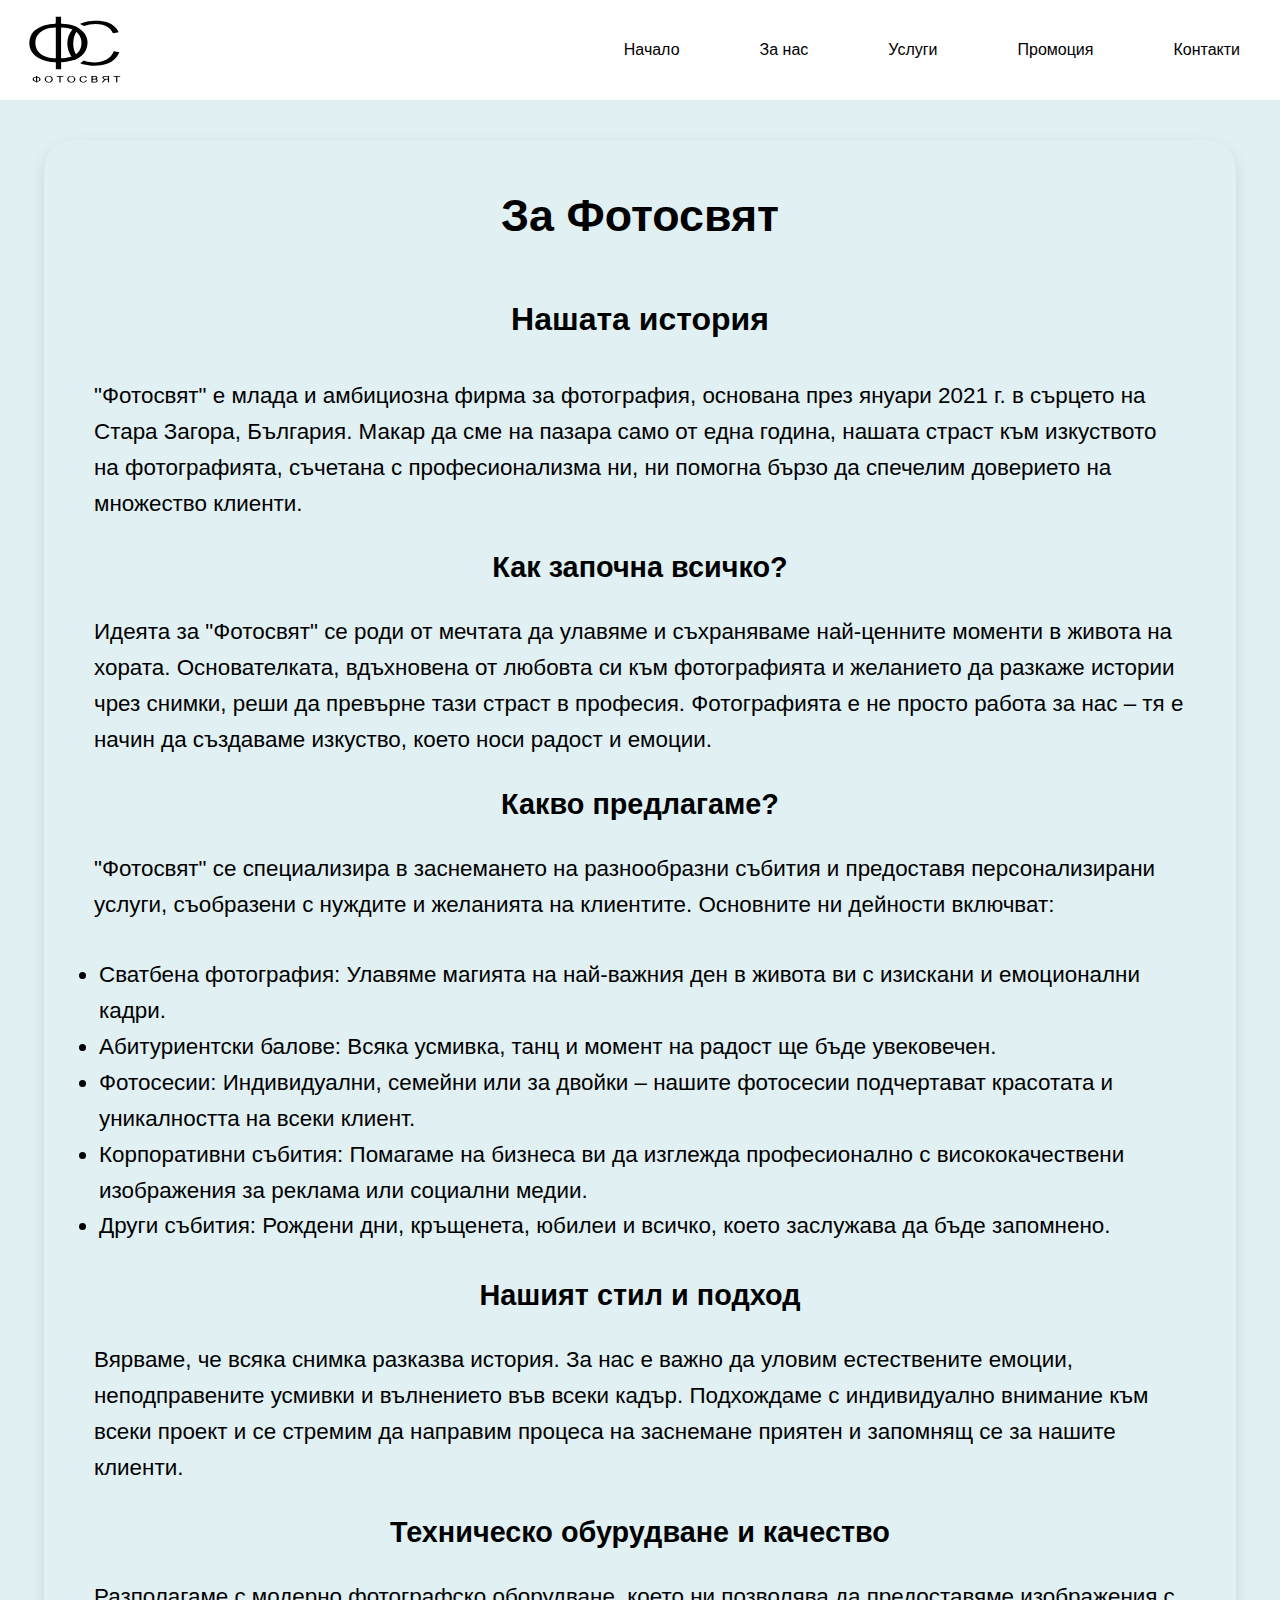
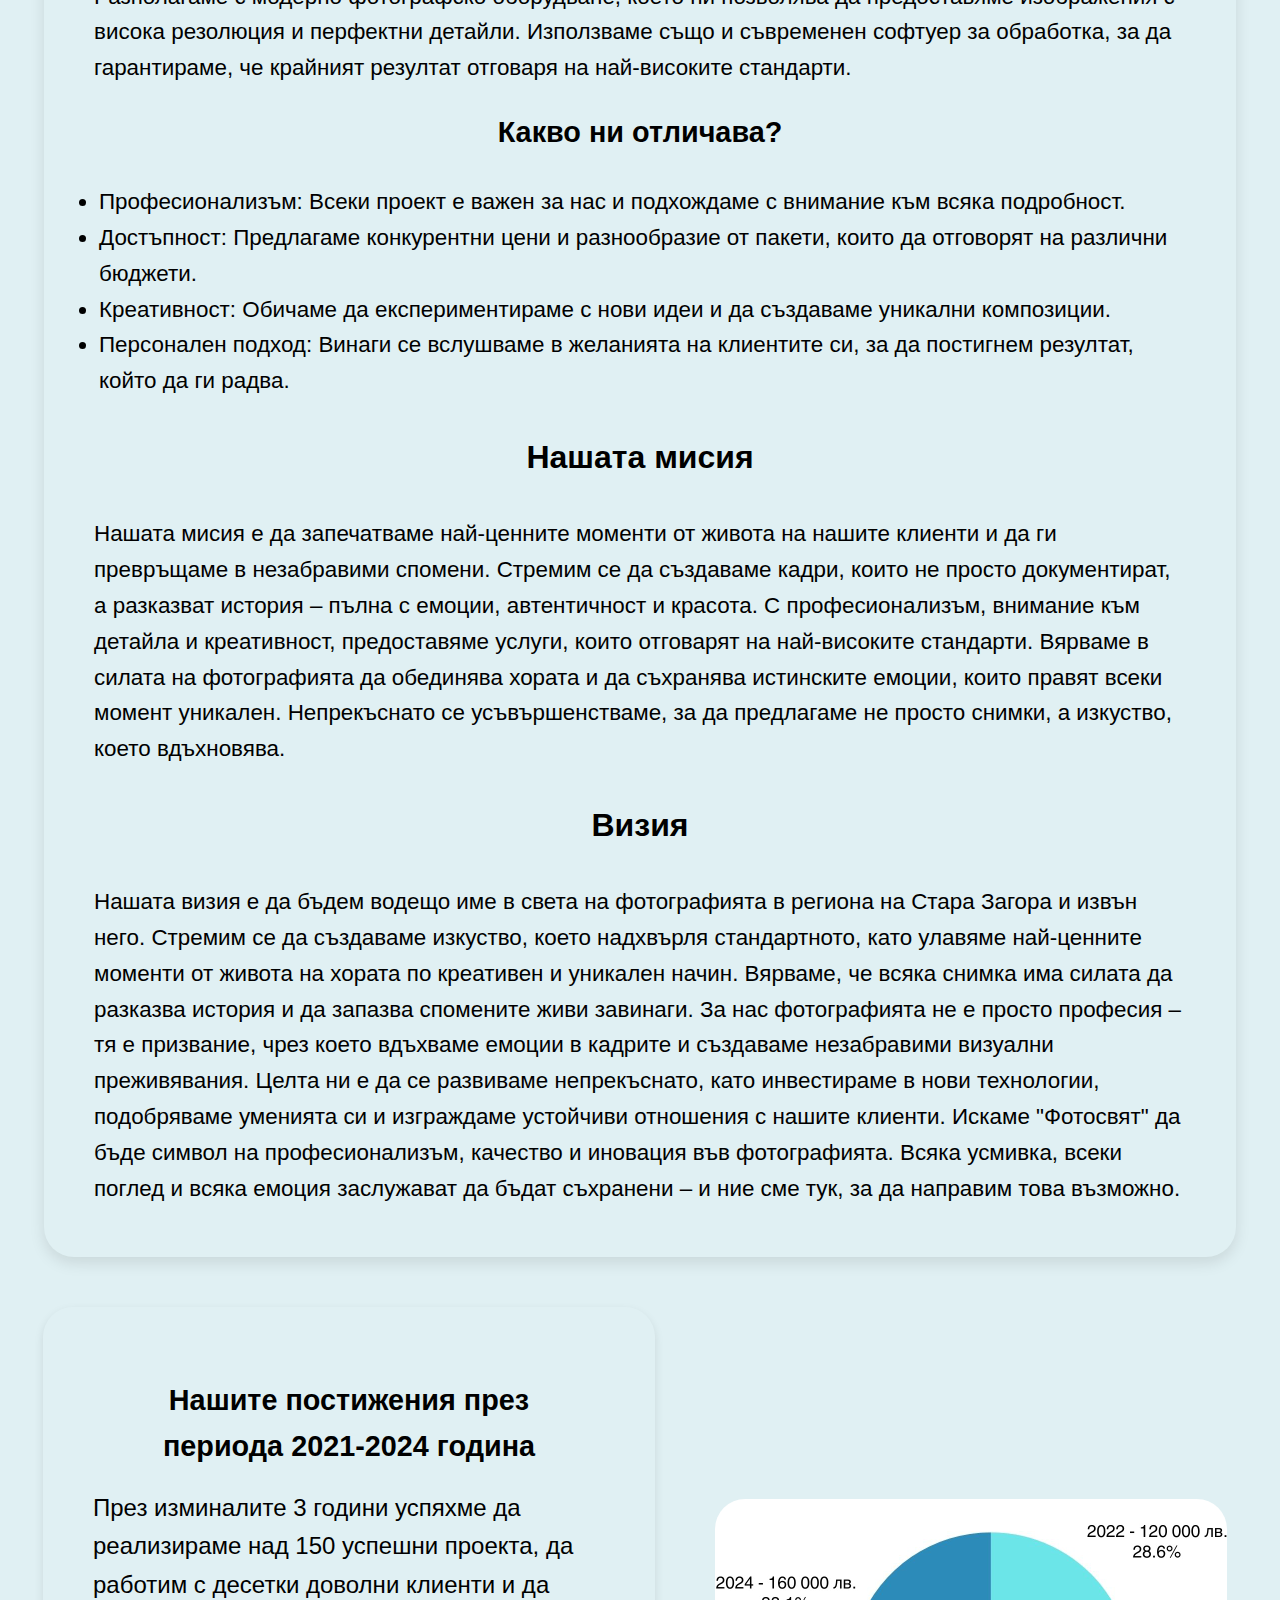
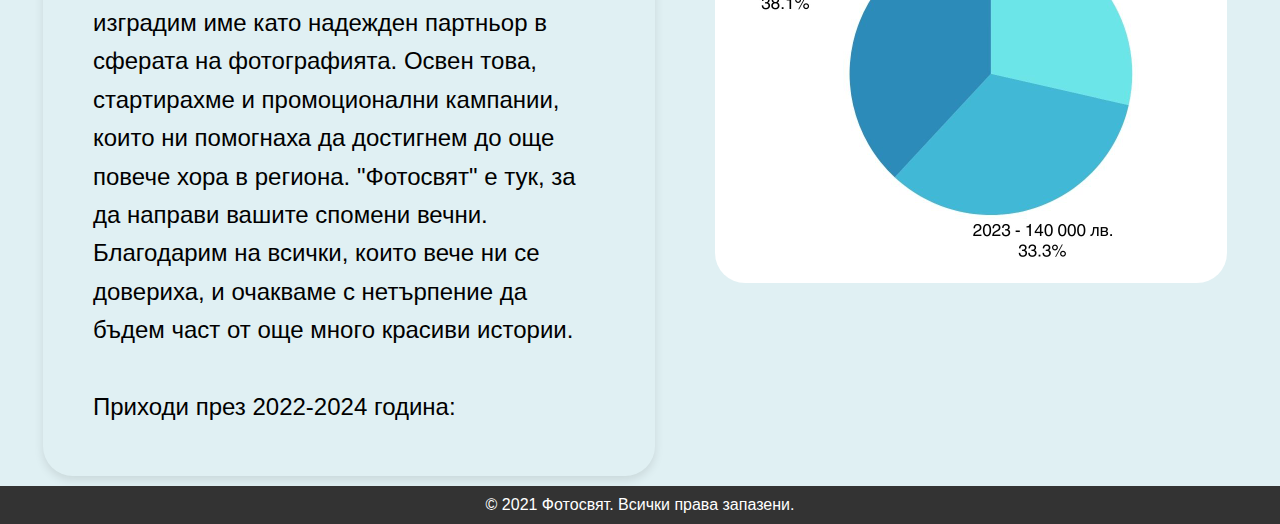
<file: about_us.html>
<!DOCTYPE html>
<html lang="bg">
<head>
    <meta charset="UTF-8">
    <meta name="viewport" content="width=device-width, initial-scale=1.0">
    <title>Фотосвят - За Нас</title>
    <link rel="stylesheet" href="styles.css">
</head>
<body>
    <header>
        <nav class="nav-main">
            <img src="images/logo.svg" alt="Logo" class="nav-logo">
            <ul class="sidebar" id="sidebar">
                <li tabindex="2" class="close-button" onclick="hideSidebar()"><a><svg xmlns="http://www.w3.org/2000/svg" height="28px" viewBox="0 -960 960 960" width="28px" fill="#000000"><path d="m256-200-56-56 224-224-224-224 56-56 224 224 224-224 56 56-224 224 224 224-56 56-224-224-224 224Z"/></svg></a></li>
                <li><a href="index.html">Начало</a></li>
                <li><a href="about_us.html">За нас</a></li>
                <li><a href="our_offers.html">Услуги</a></li>
                <li><a href="promotion.html">Промоция</a></li>
                <li><a href="contact.html">Контакти</a></li>
            </ul>
        </nav>
        <nav class="nav-main">
            <img src="images/logo.svg" loading="lazy" alt="Logo" class="nav-logo">
            <ul>
                <li class="hideOnMobile"><a href="index.html">Начало</a></li>
                <li class="hideOnMobile"><a href="about_us.html">За нас</a></li>
                <li class="hideOnMobile"><a href="our_offers.html">Услуги</a></li>
                <li class="hideOnMobile"><a href="promotion.html">Промоция</a></li>
                <li class="hideOnMobile"><a href="contact.html">Контакти</a></li>
                <li tabindex="1" class="menu-button" onclick="showSidebar()"><a><svg xmlns="http://www.w3.org/2000/svg" height="28px" viewBox="0 -960 960 960" width="28px" fill="#000000"><path d="M120-240v-80h720v80H120Zm0-200v-80h720v80H120Zm0-200v-80h720v80H120Z"/></svg></a></li>
            </ul>
        </nav>
    </header>
    <section id="about-us" class="about-us">
        <div class="about-us-text-box"> 
            <h1>За Фотосвят</h1>
            
            <h2>Нашата история</h2>

            <p>
                "Фотосвят" е млада и амбициозна фирма за фотография, основана през януари 2021 г. в сърцето на Стара Загора, България.
                Макар да сме на пазара само от една година, нашата страст към изкуството на фотографията, съчетана с професионализма ни, 
                ни помогна бързо да спечелим доверието на множество клиенти.
            </p>

            <h3>Как започна всичко?</h3>

            <p>
                Идеята за "Фотосвят" се роди от мечтата да улавяме и съхраняваме най-ценните моменти в живота на хората. 
                Основателката, вдъхновена от любовта си към фотографията и желанието да разкаже истории чрез снимки, реши да превърне тази страст в професия.
                Фотографията е не просто работа за нас – тя е начин да създаваме изкуство, което носи радост и емоции.
            </p>

            <h3>Какво предлагаме?</h3>

            <p>
                "Фотосвят" се специализира в заснемането на разнообразни събития и предоставя персонализирани услуги, съобразени с нуждите и желанията на клиентите. 
                Основните ни дейности включват:
            </p>

            <ul>
                <li>Сватбена фотография: Улавяме магията на най-важния ден в живота ви с изискани и емоционални кадри.</li>
                <li>Абитуриентски балове: Всяка усмивка, танц и момент на радост ще бъде увековечен.</li>
                <li>Фотосесии: Индивидуални, семейни или за двойки – нашите фотосесии подчертават красотата и уникалността на всеки клиент.</li>
                <li>Корпоративни събития: Помагаме на бизнеса ви да изглежда професионално с висококачествени изображения за реклама или социални медии.</li>
                <li>Други събития: Рождени дни, кръщенета, юбилеи и всичко, което заслужава да бъде запомнено.</li>
            </ul>

            <h3>Нашият стил и подход</h3>

            <p>
                Вярваме, че всяка снимка разказва история. За нас е важно да уловим естествените емоции, неподправените усмивки и вълнението във всеки кадър. 
                Подхождаме с индивидуално внимание към всеки проект и се стремим да направим процеса на заснемане приятен и запомнящ се за нашите клиенти.
            </p>

            <h3>Техническо обурудване и качество</h3>

            <p>
                Разполагаме с модерно фотографско оборудване, което ни позволява да предоставяме изображения с висока резолюция и перфектни детайли. 
                Използваме също и съвременен софтуер за обработка, за да гарантираме, че крайният резултат отговаря на най-високите стандарти.
            </p>

            <h3>Какво ни отличава?</h3>
            
            <ul>
                <li>Професионализъм: Всеки проект е важен за нас и подхождаме с внимание към всяка подробност.</li>
                <li>Достъпност: Предлагаме конкурентни цени и разнообразие от пакети, които да отговорят на различни бюджети.</li>
                <li>Креативност: Обичаме да експериментираме с нови идеи и да създаваме уникални композиции.</li>
                <li>Персонален подход: Винаги се вслушваме в желанията на клиентите си, за да постигнем резултат, който да ги радва.</li>
            </ul>

            <h2>Нашата мисия</h2>

            <p>
                Нашата мисия е да запечатваме най-ценните моменти от живота на нашите клиенти и да ги превръщаме в незабравими спомени. 
                Стремим се да създаваме кадри, които не просто документират, а разказват история – пълна с емоции, автентичност и красота. 
                С професионализъм, внимание към детайла и креативност, предоставяме услуги, които отговарят на най-високите стандарти. Вярваме в силата на фотографията да обединява хората и да съхранява истинските емоции, които правят всеки момент уникален.
                Непрекъснато се усъвършенстваме, за да предлагаме не просто снимки, а изкуство, което вдъхновява.
            </p>
      
            <h2>Визия</h2>
            <p>
                Нашата визия е да бъдем водещо име в света на фотографията в региона на Стара Загора и извън него. Стремим се да създаваме изкуство, което надхвърля стандартното, като улавяме най-ценните моменти от живота на хората по креативен и уникален начин.
                Вярваме, че всяка снимка има силата да разказва история и да запазва спомените живи завинаги. За нас фотографията не е просто професия – тя е призвание, чрез което вдъхваме емоции в кадрите и създаваме незабравими визуални преживявания.
                Целта ни е да се развиваме непрекъснато, като инвестираме в нови технологии, подобряваме уменията си и изграждаме устойчиви отношения с нашите клиенти. Искаме "Фотосвят" да бъде символ на професионализъм, качество и иновация във фотографията.
                Всяка усмивка, всеки поглед и всяка емоция заслужават да бъдат съхранени – и ние сме тук, за да направим това възможно.
            </p>
        </div>  
    </section>
    <section class="about-us-statistic">
        <div class="about-us-statistic-box">
            <h2>Нашите постижения през периода 2021-2024 година</h2>
            <p>
                През изминалите 3 години успяхме да реализираме над 150 успешни проекта, да работим с десетки доволни клиенти и да изградим име като надежден партньор в сферата на фотографията. 
                Освен това, стартирахме и промоционални кампании, които ни помогнаха да достигнем до още повече хора в региона.
                "Фотосвят" е тук, за да направи вашите спомени вечни. Благодарим на всички, които вече ни се довериха, и очакваме с нетърпение да бъдем част от още много красиви истории.
            </p>
            <br>
            <p>
                Приходи през 2022-2024 година:
            </p>
        </div>
        <img src="images/income_statistic.jpg" alt="Diagram" class="about-us-diagram" loading="lazy">
    </section>   
    <footer>
        <p>&copy; 2021 Фотосвят. Всички права запазени.</p>
    </footer>
    <script src="script.js"></script>
</body>
</html>
</file>
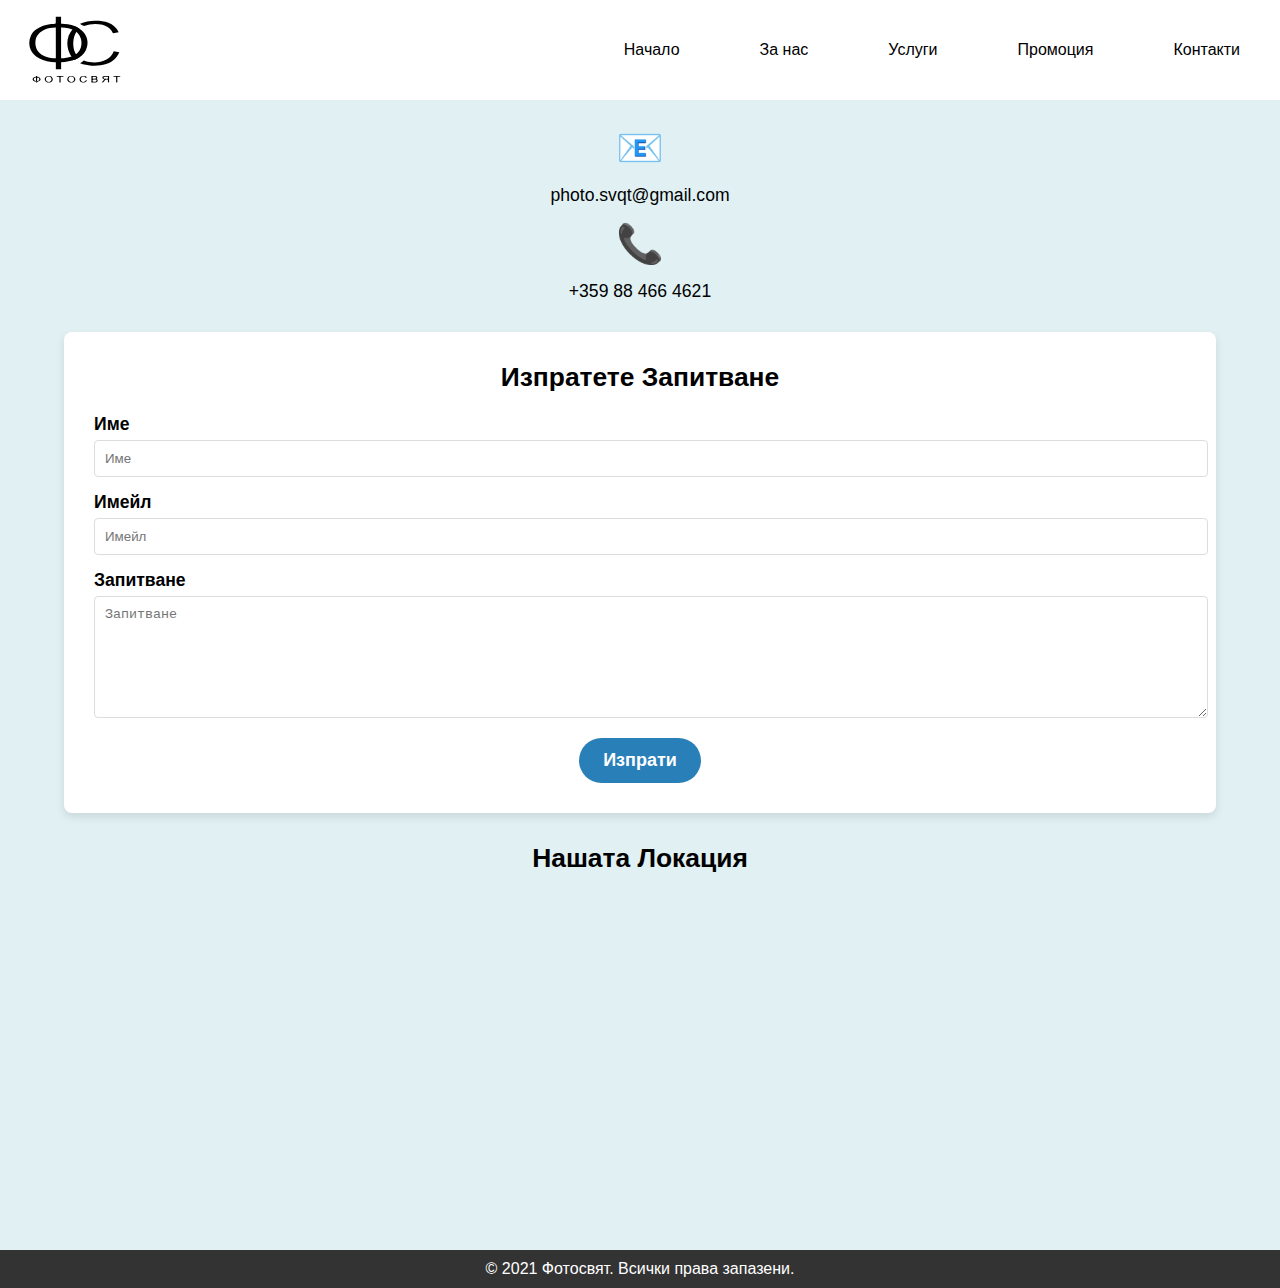
<file: contact.html>
<!DOCTYPE html>
<html lang="bg">
<head>
    <meta charset="UTF-8">
    <meta name="viewport" content="width=device-width, initial-scale=1.0">
    <title>Фотосвят - Контакти</title>
    <link rel="stylesheet" href="styles.css">
</head>
<body>
    <header>
        <nav class="nav-main">
            <img src="images/logo.svg" alt="Logo" class="nav-logo">
            <ul class="sidebar" id="sidebar">

                <li tabindex="2" class="close-button" onclick="hideSidebar()"><a>
                    <svg xmlns="http://www.w3.org/2000/svg" height="28px" viewBox="0 -960 960 960" 
                    width="28px" fill="#000000">
                    <path d="m256-200-56-56 224-224-224-224 56-56 224 224 224-224 56 56-224 224 224 224-56 56-224-224-224 224Z"/>
                </svg></a></li>

                <li><a href="index.html">Начало</a></li>
                <li><a href="about_us.html">За нас</a></li>
                <li><a href="our_offers.html">Услуги</a></li>
                <li><a href="promotion.html">Промоция</a></li>
                <li><a href="contact.html">Контакти</a></li>
            </ul>
        </nav>
        <nav class="nav-main">
            <img src="images/logo.svg" loading="lazy" alt="Logo" class="nav-logo">
            <ul>
                <li class="hideOnMobile"><a href="index.html">Начало</a></li>
                <li class="hideOnMobile"><a href="about_us.html">За нас</a></li>
                <li class="hideOnMobile"><a href="our_offers.html">Услуги</a></li>
                <li class="hideOnMobile"><a href="promotion.html">Промоция</a></li>
                <li class="hideOnMobile"><a href="contact.html">Контакти</a></li>

                <li tabindex="1" class="menu-button" onclick="showSidebar()"><a>
                    <svg xmlns="http://www.w3.org/2000/svg" height="28px" viewBox="0 -960 960 960"
                     width="28px" fill="#000000"><path d="M120-240v-80h720v80H120Zm0-200v-80h720v80H120Zm0-200v-80h720v80H120Z"/>
                    </svg></a></li>
                    
            </ul>
        </nav>
    </header>
    <section class="contact-us">
        <div class="container">
            <div class="contact-info">
                <div class="icon">📧</div>
                <p>photo.svqt@gmail.com</p>
    
                <div class="icon">📞</div>
                <p>+359 88 466 4621</p>
            </div>
    
            <div class="contact-form">
                <h2>Изпратете Запитване</h2>
                <br>
                <form>
                    <div class="form-group">
                        <label for="name">Име</label>
                        <input type="text" id="name" name="name" placeholder="Име" required>
                    </div>
    
                    <div class="form-group">
                        <label for="email">Имейл</label>
                        <input type="email" id="email" name="email" placeholder="Имейл" required>
                    </div>
    
                    <div class="form-group">
                        <label for="message">Запитване</label>
                        <textarea id="message" name="message" placeholder="Запитване" required></textarea>
                    </div>
    
                    <button type="submit" class="button">Изпрати</button>
                </form>
            </div>
    
            <div class="location">
                <h2>Нашата Локация</h2>
                <br>
                <iframe src="https://www.google.com/maps/embed?pb=!1m14!1m12!1m3!1d309.5693584363123!2d25.61652248263222!3d42.4248335007388!2m3!1f0!2f0!3f0!3m2!1i1024!2i768!4f13.1!5e0!3m2!1sbg!2sbg!4v1741099668230!5m2!1sbg!2sbg"
                 style="border:0;" allowfullscreen="" loading="lazy" 
                 referrerpolicy="no-referrer-when-downgrade"></iframe>
            </div>
        </div>
    </section>
    <footer>
        <p>&copy; 2021 Фотосвят. Всички права запазени.</p>
    </footer>
    <script src="script.js"></script>
</body>
</html>
</file>
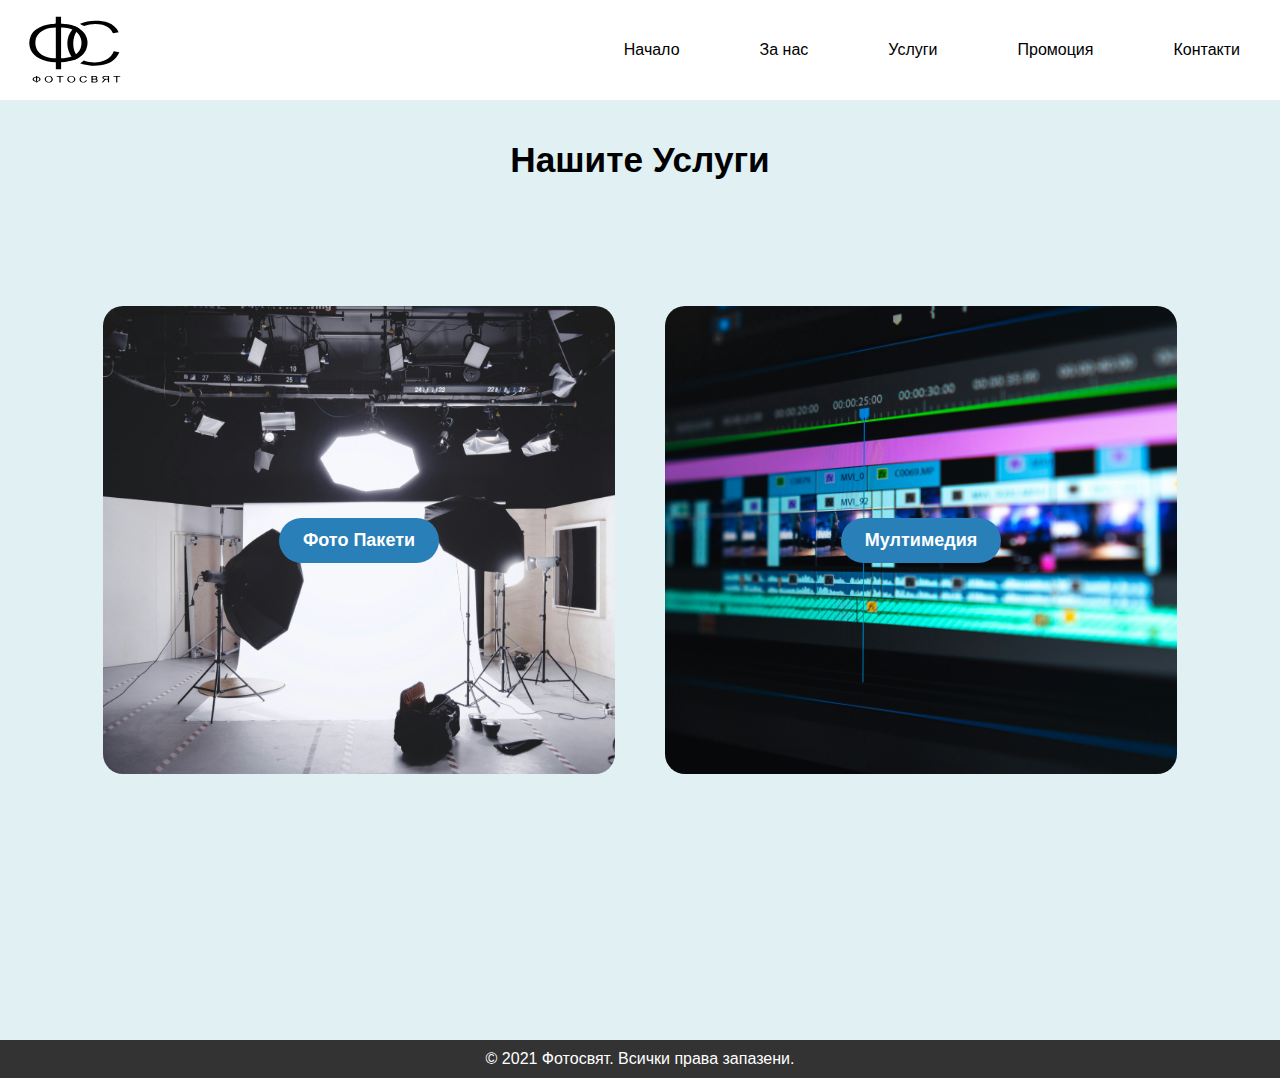
<file: our_offers.html>
<!DOCTYPE html>
<html lang="bg">
<head>
    <meta charset="UTF-8">
    <meta name="viewport" content="width=device-width, initial-scale=1.0">
    <title>Фотосвят - Услуги</title>
    <link rel="stylesheet" href="styles.css">
</head>
<body>
    <header>
        <nav class="nav-main">
            <img src="images/logo.svg" alt="Logo" class="nav-logo">
            <ul class="sidebar" id="sidebar">
                <li tabindex="2" class="close-button" onclick="hideSidebar()"><a><svg xmlns="http://www.w3.org/2000/svg" height="28px" viewBox="0 -960 960 960" width="28px" fill="#000000"><path d="m256-200-56-56 224-224-224-224 56-56 224 224 224-224 56 56-224 224 224 224-56 56-224-224-224 224Z"/></svg></a></li>
                <li><a href="index.html">Начало</a></li>
                <li><a href="about_us.html">За нас</a></li>
                <li><a href="our_offers.html">Услуги</a></li>
                <li><a href="promotion.html">Промоция</a></li>
                <li><a href="contact.html">Контакти</a></li>
            </ul>
        </nav>
        <nav class="nav-main">
            <img src="images/logo.svg" loading="lazy" alt="Logo" class="nav-logo">
            <ul>
                <li class="hideOnMobile"><a href="index.html">Начало</a></li>
                <li class="hideOnMobile"><a href="about_us.html">За нас</a></li>
                <li class="hideOnMobile"><a href="our_offers.html">Услуги</a></li>
                <li class="hideOnMobile"><a href="promotion.html">Промоция</a></li>
                <li class="hideOnMobile"><a href="contact.html">Контакти</a></li>
                <li tabindex="1" class="menu-button" onclick="showSidebar()"><a><svg xmlns="http://www.w3.org/2000/svg" height="28px" viewBox="0 -960 960 960" width="28px" fill="#000000"><path d="M120-240v-80h720v80H120Zm0-200v-80h720v80H120Zm0-200v-80h720v80H120Z"/></svg></a></li>
            </ul>
        </nav>
    </header>
    <section class="services">
        <h1>Нашите Услуги</h1>
        <div class="menu">
            <a href="photosessions.html" class="menu-item photosessions">
                <button class="button">Фото Пакети</button>
            </a>
            <a href="multimedia.html" class="menu-item multimedia">
                <button class="button">Мултимедия</button>
            </a>
        </div>
    </section>
    <footer>
        <p>&copy; 2021 Фотосвят. Всички права запазени.</p>
    </footer>
    <script src="script.js"></script>
</body>
</html>
</file>
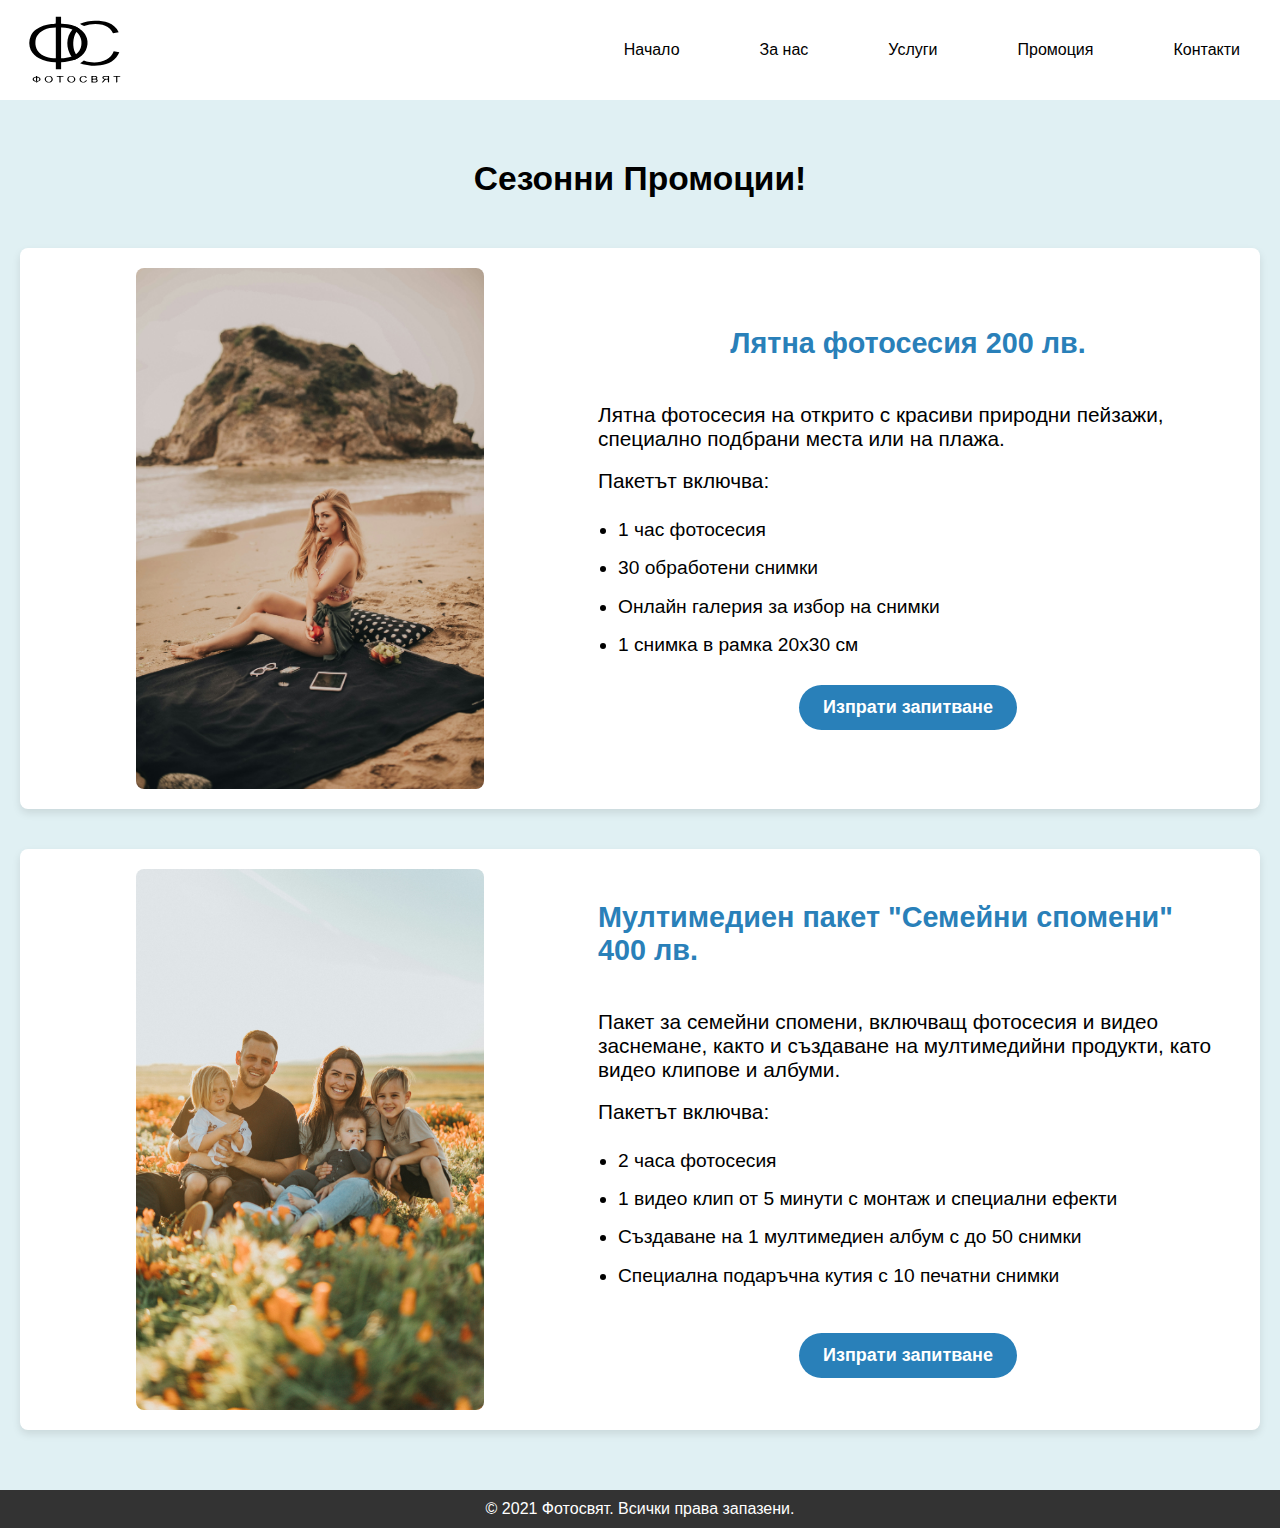
<file: promotion.html>
<!DOCTYPE html>
<html lang="bg">
<head>
    <meta charset="UTF-8">
    <meta name="viewport" content="width=device-width, initial-scale=1.0">
    <title>Фотосвят - Промоции</title>
    <link rel="stylesheet" href="styles.css">
</head>
<body>
    <header>
        <nav>
            <img src="images/logo.svg" alt="Logo" class="nav-logo">
            <ul class="sidebar" id="sidebar">

                <li tabindex="2" class="close-button" onclick="hideSidebar()"><a><svg xmlns="http://www.w3.org/2000/svg"
                   height="28px" viewBox="0 -960 960 960" 
                  width="28px" fill="#000000">
                  <path d="m256-200-56-56 224-224-224-224 56-56 224 224 224-224 56 56-224 224 224 224-56 56-224-224-224 224Z"/>
                </svg></a></li>

                <li><a href="index.html">Начало</a></li>
                <li><a href="about_us.html">За нас</a></li>
                <li><a href="our_offers.html">Услуги</a></li>
                <li><a href="promotion.html">Промоция</a></li>
                <li><a href="contact.html">Контакти</a></li>
            </ul>
        </nav>
        <nav>
            <img src="images/logo.svg" loading="lazy" alt="Logo" class="nav-logo">
            <ul>
                <li class="hideOnMobile"><a href="index.html">Начало</a></li>
                <li class="hideOnMobile"><a href="about_us.html">За нас</a></li>
                <li class="hideOnMobile"><a href="our_offers.html">Услуги</a></li>
                <li class="hideOnMobile"><a href="promotion.html">Промоция</a></li>
                <li class="hideOnMobile"><a href="contact.html">Контакти</a></li>

                <li tabindex="1" class="menu-button" onclick="showSidebar()"><a>
                  <svg xmlns="http://www.w3.org/2000/svg" height="28px" viewBox="0 -960 960 960" 
                  width="28px" fill="#000000"><path d="M120-240v-80h720v80H120Zm0-200v-80h720v80H120Zm0-200v-80h720v80H120Z"/>
                </svg></a></li>

            </ul>
        </nav>
    </header>
    <section class="promotions">
        <h1>Сезонни Промоции!</h1>
        <div class="package">
            <div class="package-image">
                <img src="images/summer_promotion.jpg" loading="lazy" alt="Summer Promotion">
            </div>
            <div class="package-details">
                <h3>Лятна фотосесия    200 лв.</h3>
                <div class="package-item">
                    <br>
                    <p>Лятна фотосесия на открито с красиви природни пейзажи, специално подбрани места или на плажа.</p>
                    <br>
                    <p>Пакетът включва:</p>
                    <br>
                    <ul>
                        <li>1 час фотосесия</li>
                        <li>30 обработени снимки</li>
                        <li>Онлайн галерия за избор на снимки</li>
                        <li>1 снимка в рамка 20x30 см</li>
                    </ul>
                </div>
                <a href="contact.html">
                    <button class="button">Изпрати запитване</button>
                </a>      
            </div>
        </div>
        <div class="package">
            <div class="package-image">
                <img src="images/family_promotion.jpg" loading="lazy" alt="Family Promotion">
            </div>
            <div class="package-details">
                <div class="package-item">
                    <h3>Мултимедиен пакет "Семейни спомени"    400 лв.</h3>
                    <br>
                    <p>Пакет за семейни спомени, включващ фотосесия и видео заснемане, както и създаване на мултимедийни продукти, като видео клипове и албуми.</p>
                    <br>
                    <p>Пакетът включва:</p>
                    <br>
                    <ul>
                        <li>2 часа фотосесия</li>
                        <li>1 видео клип от 5 минути с монтаж и специални ефекти</li>
                        <li>Създаване на 1 мултимедиен албум с до 50 снимки</li>
                        <li>Специална подаръчна кутия с 10 печатни снимки</li>
                    </ul>
                    <br>
                </div>
                <a href="contact.html">
                    <button class="button">Изпрати запитване</button>
                </a>   
            </div>
        </div>
    </section>
    <footer>
        <p>&copy; 2021 Фотосвят. Всички права запазени.</p>
    </footer>
    <script src="script.js"></script>
</body>
</html>
</file>
<file: styles.css>
*{
    padding: 0;
    margin: 0;
}

html, body {
    width: 100%; 
    font-family: Arial, Helvetica, sans-serif;
    background-color: #e0f0f3;
    font-size: 1rem;
}

/* NAV START */
nav{
    position: fixed;
    top: 0;
    width: 100%;
    height: 12vh; 
    min-height: 70px;
    max-height: 100px;
    background-color: #ffffff;
    color: black;
    display: flex;
    justify-content: space-between;
    text-align: center;
    font-size: 1rem;
    z-index: 1000; /* Навигацията е на най-преден план */
}

.nav-logo {
    margin-left: 40px ;
    transform: rotate(90deg);
    height: 100%; 
    width: auto;
}

nav ul{
    width: 100%;
    list-style: none;
    display: flex;
    justify-content: flex-end;
    align-items: center;
}

nav li{
    height: 100%;
}

nav a{
    height: 100%;
    padding: 0 40px;
    text-decoration: none;
    display: flex;
    color: black;
    align-items: center;
}

nav a:hover{
    background-color: #f0f0f0;
}

/* SIDEBAR */
.sidebar{
    margin-top: 70px;
    position: fixed;
    top: 0;
    right: 0;
    height: 75vh;
    width: 40%;
    background-color: #ffffff;
    display: none;
    flex-direction: column;
    align-items: center;
    justify-content: center;
}

.sidebar li{
    width: 100%;
}

.menu-button{
    height: 100%;
    padding: 0 10px;
    text-decoration: none;
    display: none;
    color: black;
}

.menu-button:hover{
    background-color: #f0f0f0;
}

.close-button{
    height: 100%;
    text-decoration: none;
    display: flex;
    align-items: center;
    color: black;
}

.close-button:hover{
    background-color: #f0f0f0;
}

@media(max-width: 974px){
    .hideOnMobile{
        display: none;
    }
    .menu-button{
        display: block; /* Бутонът за меню се появява и става фиксиран */
    }
}

@media(max-width:500px){
    .sidebar{
        width: 100%;
    }
}
/* NAV END */

/* FOOTER START */
footer {
    background: #333;
    color: white;
    text-align: center;
    padding: 10px 0;
    bottom: 0;
    width: 100%;
}
/* FOOTER END */

/* INDEX START */
.main-home-section{
    position: relative;
    background-image: url('images/index_main_background.jpg');
    background-attachment: fixed; 
    background-position: top;
    background-size: cover;
    width: 100%;
    height: 100vh;
    display: flex;
    justify-content: center;
    align-items: center;
    background-repeat: no-repeat;
    color: white; 
    text-align: center;
    font-size: 2rem; 
    text-shadow: 2px 2px 4px rgba(0, 0, 0, 0.7);
}

.main-home-section h1{
    text-align: center;
    font-size: 3rem; 
    padding: 20px;
}

@media(max-width: 1150px){
    .main-home-section {
        font-size: 1.8rem;
    }    
    .main-home-section h1 {
        font-size: 2.5rem;
    }
}

.for-company-content {
    background-color: #474747;  
    padding: 20px;
    height: auto; 
    display: flex;
    justify-content: space-between;
    align-items: center; 
    font-size: 1.125rem;
    gap: 20px;
    flex-wrap: wrap; 
}

.section-image-about-us {
    padding: 10px;
    flex: 1; 
    width: 50%; 
    height: auto; 
    border-radius: 30px; 
    object-fit: contain; 
    display: block; 
}

.text-box-company {
    background-color: #3d3d3d9d;  
    margin: 10px;
    flex: 1; 
    text-align: center; 
    padding: 50px;
    width: 90%;
    border-radius: 30px;
    box-shadow: 0px 4px 10px rgba(0, 0, 0, 0.1);
}

.text-box-company h2 {
    color: white;
}

.text-box-company p {
    padding: 20px;
    color: white;
    line-height: 2;
}

@media (max-width: 1150px) {
    .for-company-content {
        flex-direction: column; 
        height: auto; 
        align-items: center;
    }

    .section-image-about-us {
        width: 80%; 
        height: auto; 
        max-width: 80%; 
    }

    .text-box-company {
        padding: 30px 10px; 
    }
}

.offers-main {
    background-color: #474747;  
    padding: 20px;
    height: auto; 
    display: flex;
    justify-content: space-between;
    align-items: center; 
    font-size: 1.125rem;
    gap: 20px;
    flex-wrap: wrap; 
}

.section-image-offers {
    padding: 10px;
    flex: 1; 
    width: 50%; 
    height: auto; 
    border-radius: 30px; 
    object-fit: contain; 
    display: block; 
    order: 2;
}

.text-box-offers {
    background-color: #3d3d3d9d;  
    margin: 10px;
    flex: 1; 
    text-align: center; 
    padding: 50px;
    width: 90%;
    border-radius: 30px;
    box-shadow: 0px 4px 10px rgba(0, 0, 0, 0.1);
    order: 1;
}

.text-box-offers h2 {
    color: white;
}

.text-box-offers p {
    color: white;
    line-height: 2;
    padding: 20px;
}

.text-box-offers ol {
    padding: 20px;
}

.text-box-offers ol li {
    color: white;
    line-height: 2;
}

@media (max-width: 1150px) {
    .offers-main {
        flex-direction: column; 
        height: auto; 
        align-items: center;
    }

    .section-image-offers,
    .text-box-offers {
        order: unset; 
    }

    .section-image-offers {
        width: 80%; 
        height: auto; 
        max-width: 80%; 
    }

    .text-box-offers {
        padding: 30px 10px; 
    }
}
/* INDEX END */

/* ABOUT US START */
.about-us {
    margin-top: 120px;
    height: auto; 
    display: flex;
    justify-content: center;
    align-items: center; 
    font-size: 1.8rem;
    flex-wrap: wrap; 
}

.about-us-text-box {
    margin: 20px;
    background-color:  #e0f0f3;
    text-align: left;
    padding: 20px;
    max-width: 90%;
    border-radius: 30px;
    box-shadow: 0px 6px 15px rgba(0, 0, 0, 0.1);
}

.about-us-text-box h1 {
    text-align: center;
    margin: 30px;
    margin-bottom: 60px;
    color: rgb(0, 0, 0);
    font-size: 2.8rem
}

.about-us-text-box h2 {
    text-align: center;
    margin: 40px;
    color: rgb(0, 0, 0);
    font-size: 2rem
}

.about-us-text-box h3 {
    text-align: center;
    margin: 30px;
    color: rgb(0, 0, 0);
    font-size: 1.8rem
}

.about-us-text-box p {
    margin: 30px;
    color: rgb(0, 0, 0);
    line-height: 1.6;
    font-size: 1.4rem
}

.about-us-text-box ul {
    margin: 35px;
    color: rgb(0, 0, 0);
    line-height: 1.6;
    font-size: 1.4rem
}

.about-us-statistic {
    background-color:#e0f0f3;
    margin-top: 20px;
    height: auto; /* Allow section height to adjust naturally */
    display: flex;
    justify-content: center;
    align-items: center; /* Vertically align items */
    font-size: 1.5rem;
    flex-wrap: wrap; /* Allow wrapping in smaller screens */
    gap: 30px;
}

.about-us-statistic-box {
    margin: 10px;
    flex: 1;
    text-align: left;
    line-height: 1.6;
    padding: 50px;
    width: 40%;
    max-width: 40%;
    border-radius: 30px;
    box-shadow: 0px 4px 10px rgba(0, 0, 0, 0.1);
    order: 1;
}

.about-us-diagram {
    margin: 20px;
    flex: 1; 
    width: 40%;
    max-width: 40%; 
    height: auto; 
    border-radius: 30px; 
    object-fit: contain; 
    display: block; 
    order: 2;
}

.about-us-statistic-box h2 {
    text-align: center;
    margin: 20px;
    font-size: 1.8rem;
}

@media (max-width: 1150px) {
    .about-us-text-box {
        font-size: 1.2rem;
        margin: 10px;
    }

    .about-us-text-box p {
        font-size: 1.2rem;
    }

    .about-us-text-box ul {
        font-size: 1.2rem;
    }

    .about-us-text-box h1 {
        font-size: 2.3rem;
    }

    .about-us-text-box h2 {
        font-size: 1.7rem;
    }

    .about-us-text-box h3 {
        font-size: 1.5rem;
    }

    .about-us-statistic {
        flex-direction: column; 
        height: auto; 
        align-items: center;
        font-size: 1.1rem;
    }

    .about-us-statistic h2 {
        font-size: 1.4rem;
    }

    .about-us-diagram,
    .about-us-statistic-box {
        order: unset; 
    }


    .about-us-diagram {
        width: 90%; 
        height: auto; 
        max-width: 90%; 
    }

    .about-us-statistic-box {
        width: 80%; 
        padding: 20px;
        max-width: 80%;
    }
}
/* ABOUT US END */

/* SERVICES START */
.services {
    margin-top: 140px;
    height: 100vh;
    align-items: center;
    justify-content: center;
    text-align: center;
}
.services h1{
    font-size: 2.2rem;
}
.menu {
    height: 80%;
    width: 100%;
    display: flex;
    gap: 50px;
    align-items: center;
    justify-content: center;
}
.menu-item {
    position: relative;
    display: flex;
    width: 40%;
    height: 65%;
    background-size: cover;
    background-position: center;
    text-align: center;
    justify-content: center;
    align-items: center;
    font-weight: bold;
    text-decoration: none;
    border-radius: 20px;
    color: black;
    font-size: 1.8rem;
}
.multimedia {
    background-image: url('images/multimedia.jpg');
}
.photosessions {
    background-image: url('images/photosessions.jpg');
}
@media(max-width: 700px){
    .menu{
        flex-direction: column;
        padding-top: 30px;
    }
    .menu-item{
        width: 80%;
        margin: 10px 0;
    }
}
/* SERVICES END */

/* PHOTOSESSIONS AND MULTIMEDIA START */
.filters-section {
    background-color:  #e0f0f3;
    margin-top: 80px;
    align-items: center;
    display: flex;
    flex-direction: column;
    justify-content: center;
    text-align: center;
    width: 100%;
    height: auto;
    font-size: 1.1rem;
}

.filters-section h1 {
    margin: 30px;
    padding: 20px;
    font-size: 2rem;
    color: black;
}

/* Filter Menu*/
.filters {
    display: flex;
    flex-wrap: wrap;
    justify-content: center;
    align-items: center;
    text-align: center;
    gap: 15px;
    padding: 15px;
    background-color: white;
    box-shadow: 0 4px 6px rgba(0, 0, 0, 0.1);
    border-radius: 8px;
    margin: 10px auto;
    max-width: 90%;
}

.filters label {
    font-weight: bold;
    color: black;
}

.filters select {
    padding: 8px;
    border: 1px solid #ccc;
    border-radius: 5px;
}

@media (max-width: 1000px) {
    .filters {
        flex-direction: column;
        align-items: center;
    }
    .filters select {
        width: 100%;
    }
}

.packages {
    margin: 35px 0;
    padding: 20px 20px;
    background-color: #e0f0f3;
    height: auto;
}
  
.packages h2 {
    text-align: center;
    font-size: 2.3rem;
    margin-bottom: 30px;
}
  
.package {
    justify-content: center;
    align-items: center;
    display: flex;
    margin-bottom: 40px;
    border-radius: 8px;
    box-shadow: 0 4px 8px rgba(0, 0, 0, 0.1);
    background-color: white;
}
  
.package-image {
    display: flex;
    align-items: center;
    justify-content: center;
    width: 40%;
    padding: 10px;
    margin: 10px;
}
  
.package-image img {
    width: 70%;
    height: auto;
    border-radius: 8px;
}
  
.package-details {
    width: 50%;
    padding: 20px;
    text-align: center;
    justify-content: center;
    align-items: center;
}
  
.package-details h3 {
    font-size: 1.8rem;
    color: #2980b9;
    margin-bottom: 25px;
}
  
.package-item {
    text-align: left;
    margin-bottom: 20px;
}
  
.package-item h4 {
    font-size: 1.6rem;
    margin-bottom: 15px;
}

.package-item p {
    font-size: 1.3rem;
}
  
.package-item ul {
    list-style-type: disc;
    margin-left: 20px;
    line-height: 2;
    font-size: 1.2rem;
}
  
@media (max-width: 1024px) {
    .package {
      flex-direction: column;
      margin-bottom: 20px;
      padding: 20px 10px;
    }
  
    .package-image {
      width: 100%;
    }
  
    .package-details {
      width: 90%;
    }
  
    .package-details h3 {
      font-size: 1.6rem;
    }
  
    .package-item h4 {
      font-size: 1.3rem;
    }
}

.back {
    top: 90px;
    left: 15px;
    position: fixed;
}
/* PHOTOSESSIONS AND MULTIMEDIA END */

/* PROMOTION START */
.promotions {
    margin-top: 140px;
    align-items: center;
    justify-content: center;
    text-align: center;
    padding: 20px 20px;
    height: auto;
}
.promotions h1{
    font-size: 2.1rem;
    margin-bottom: 50px;
}
/* PROMOTION END */

/* CONTACT US START*/
.contact-us {
    background-color:#e0f0f3;
    margin-top: 90px;
    height: auto; 
    justify-content: center;
    align-items: center; 
    font-size: 1.1rem;
    flex-wrap: wrap; 
}

.container {
    max-width: 90%;
    margin: 0 auto;
    padding: 20px;
    text-align: center;
}

.icon {
    font-size: 2.4rem;
    margin: 15px 0;
    color: #007BFF;
}

.contact-info {
    margin-bottom: 30px;
}

.contact-form {
    background: #fff;
    padding: 30px;
    border-radius: 8px;
    box-shadow: 0 4px 8px rgba(0, 0, 0, 0.1);
}

.form-group {
    margin-bottom: 15px;
    text-align: left;
}

.form-group label {
    display: block;
    margin-bottom: 5px;
    font-weight: bold;
}

.form-group input, .form-group textarea {
    width: 100%;
    padding: 10px;
    border: 1px solid #ddd;
    border-radius: 4px;
}

.form-group textarea {
    resize: vertical;
    height: 100px;
}

.location {
    margin: 30px;
}

iframe {
    width: 100%;
    height: 300px;
    border: none;
    border-radius: 8px;
}
/* CONTACT US END*/

/* BUTTON ONLY DESIGN */
.button {
    background-color: #2980b9; 
    color: white;
    font-size: 18px;
    font-weight: bold;
    padding: 12px 24px;
    border: none;
    border-radius: 25px;
    cursor: pointer;
}

.button:hover {
    background-color: #1f6391 ; 
    transform: scale(1.05);
}

@media (max-width: 1024px) {
    .button {
      font-size: 1.4rem;
    }
}
  
@media (max-width: 768px) {
    .button {
      font-size: 1.3rem;
      padding: 10px 20px;
    }
}
  
@media (max-width: 480px) {
    .button {
      font-size: 1.2rem;
      padding: 10px 15px;
    }
}
</file>
